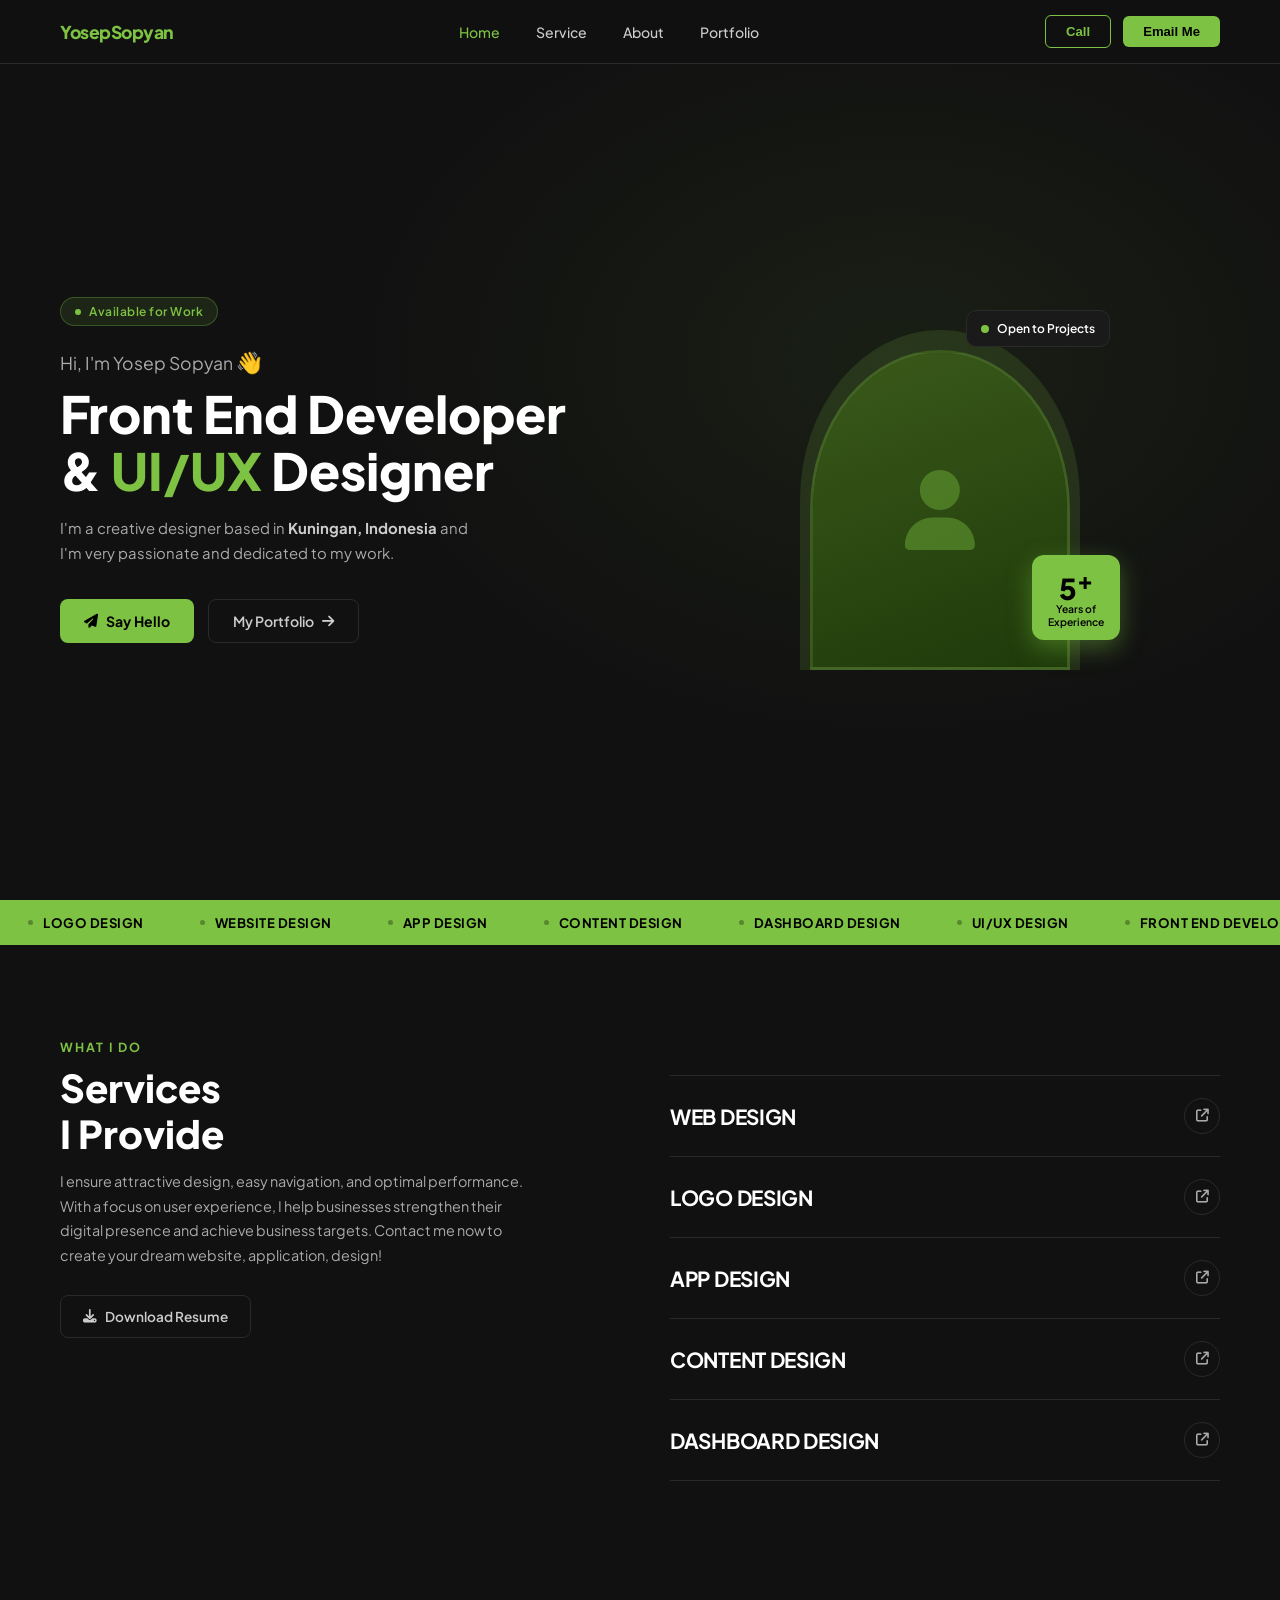
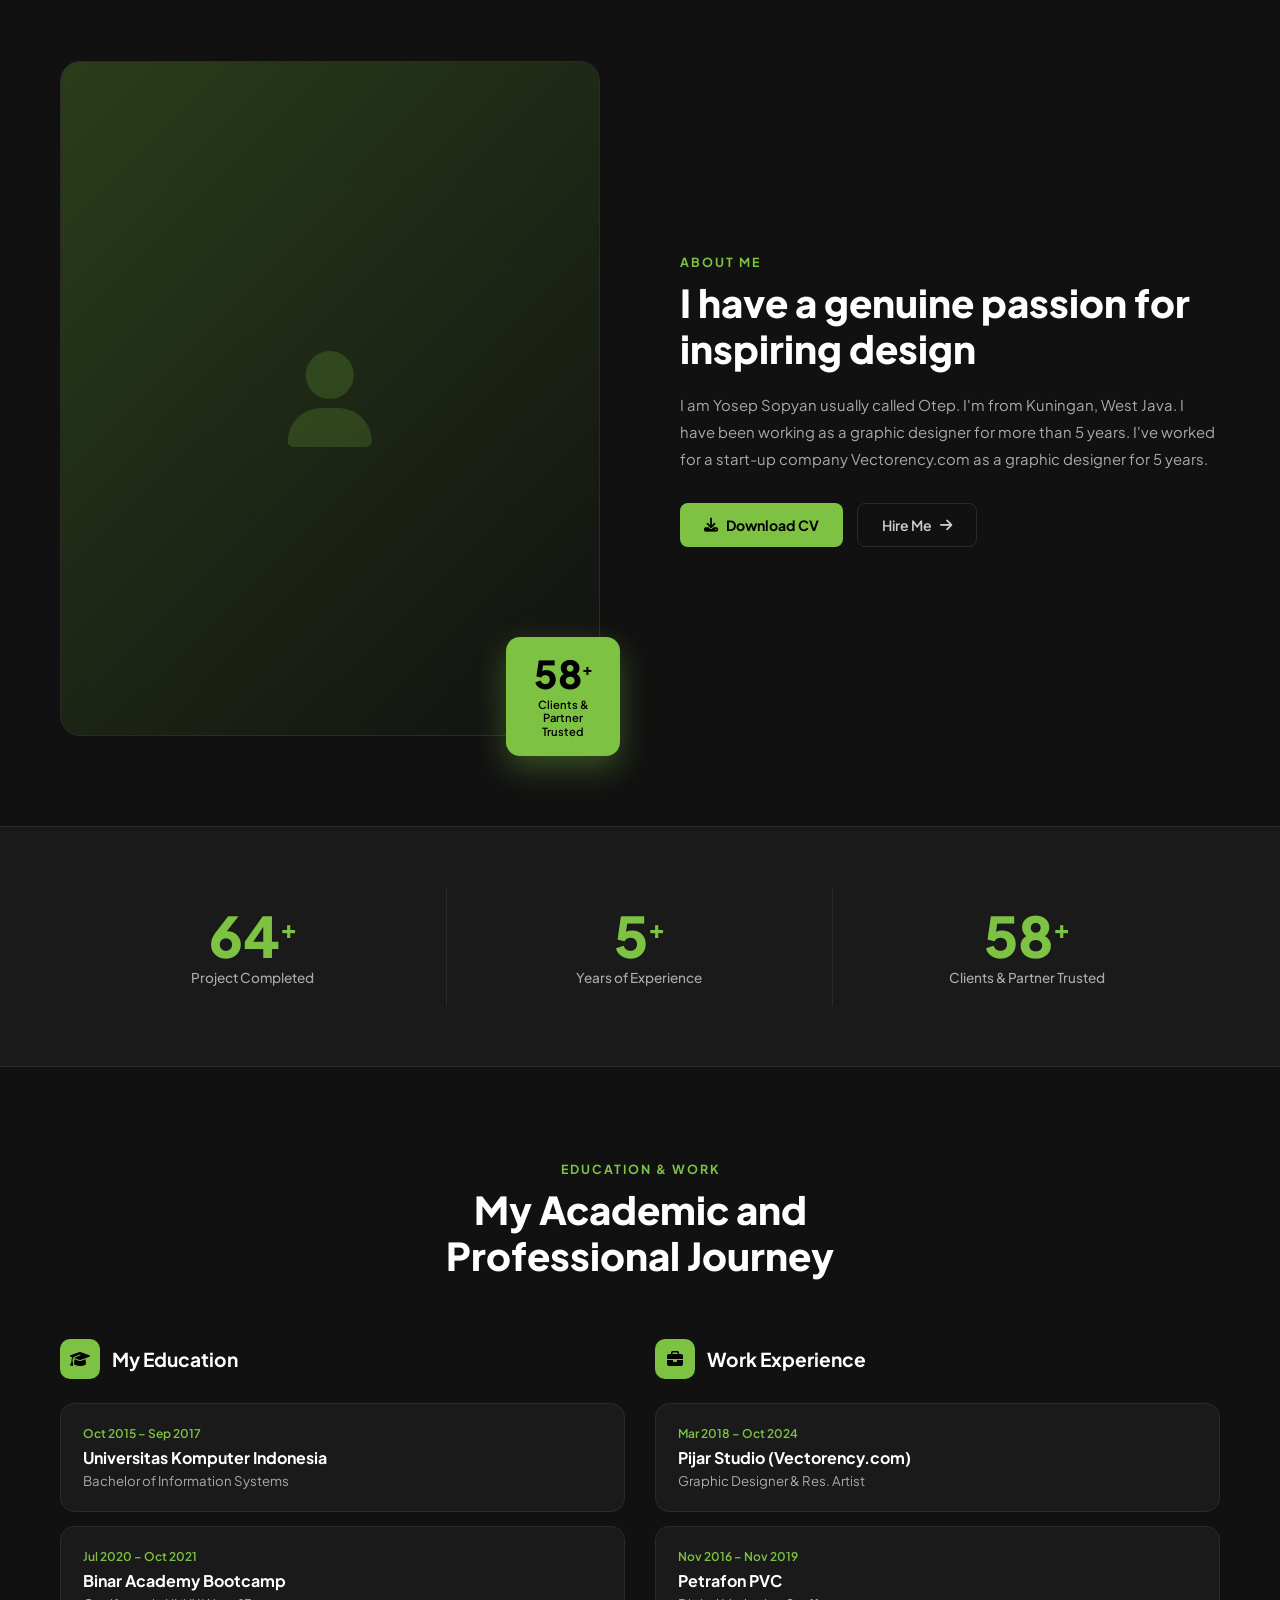
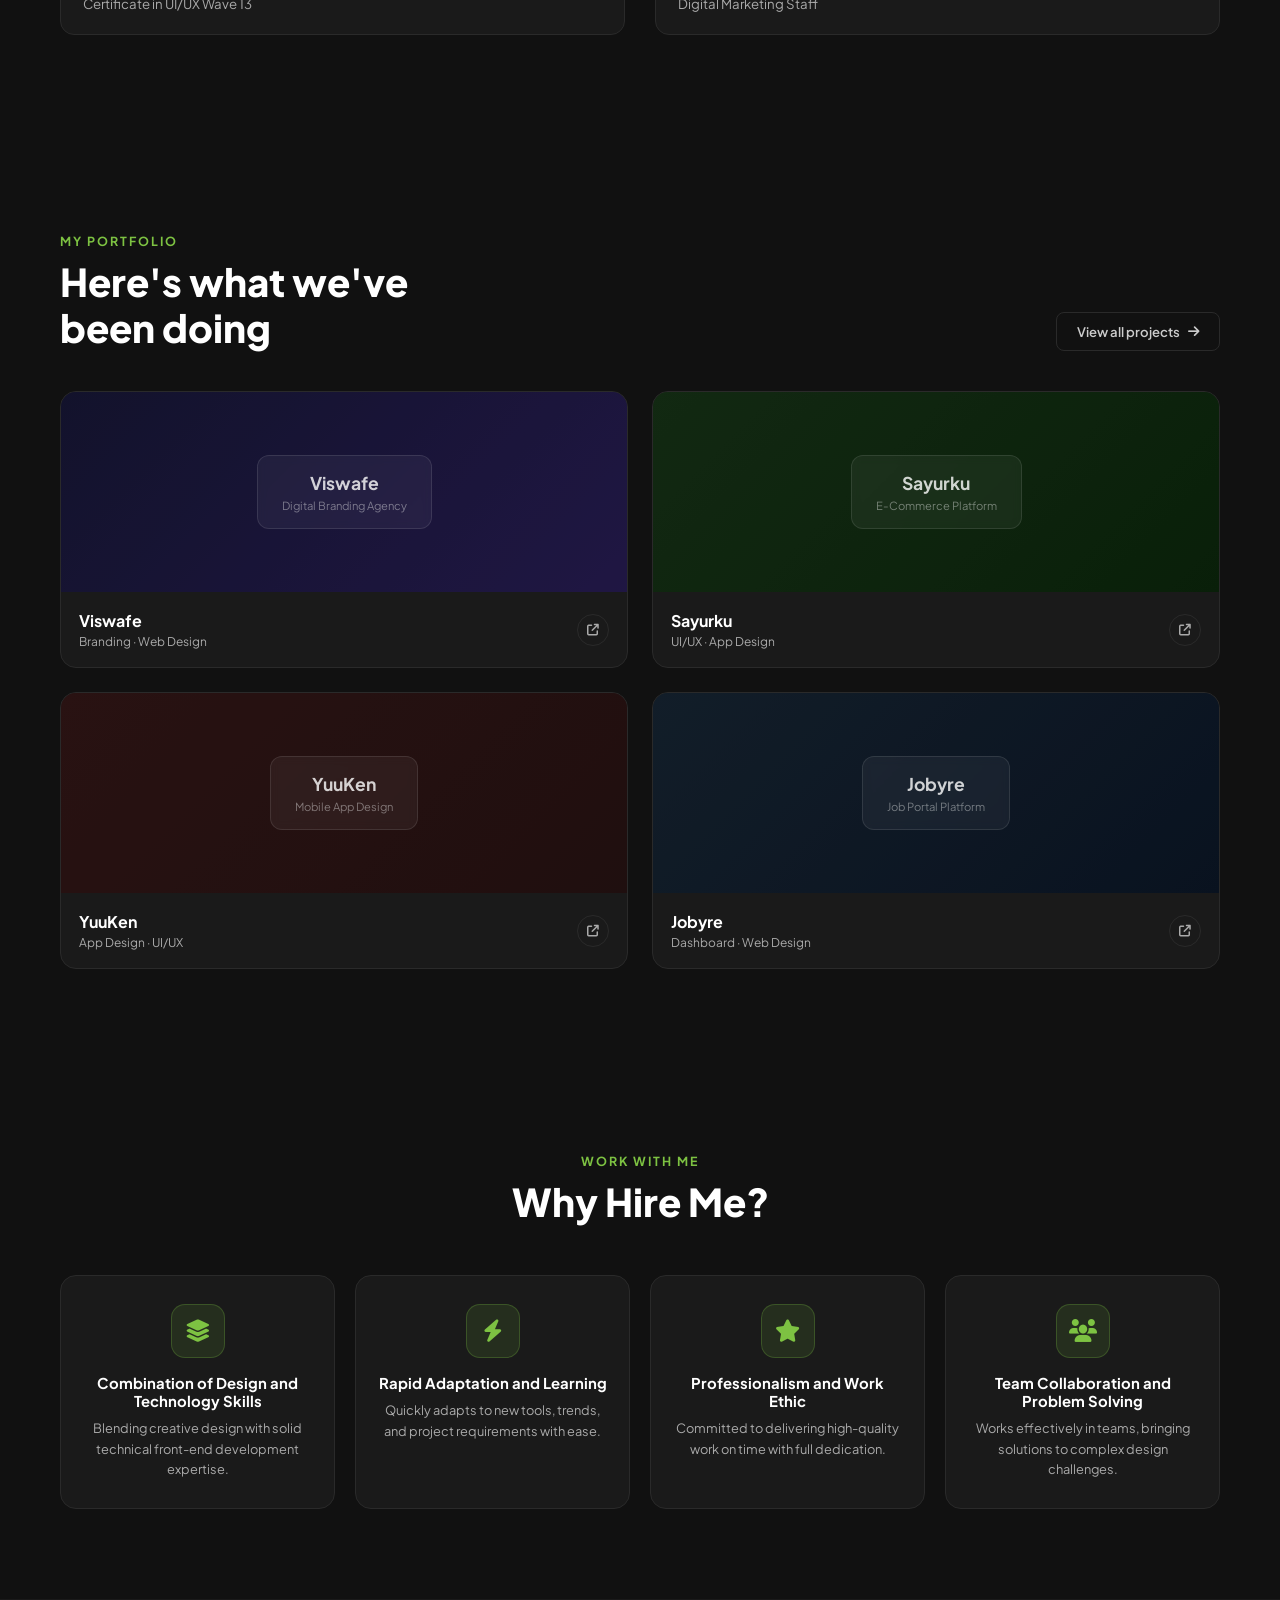
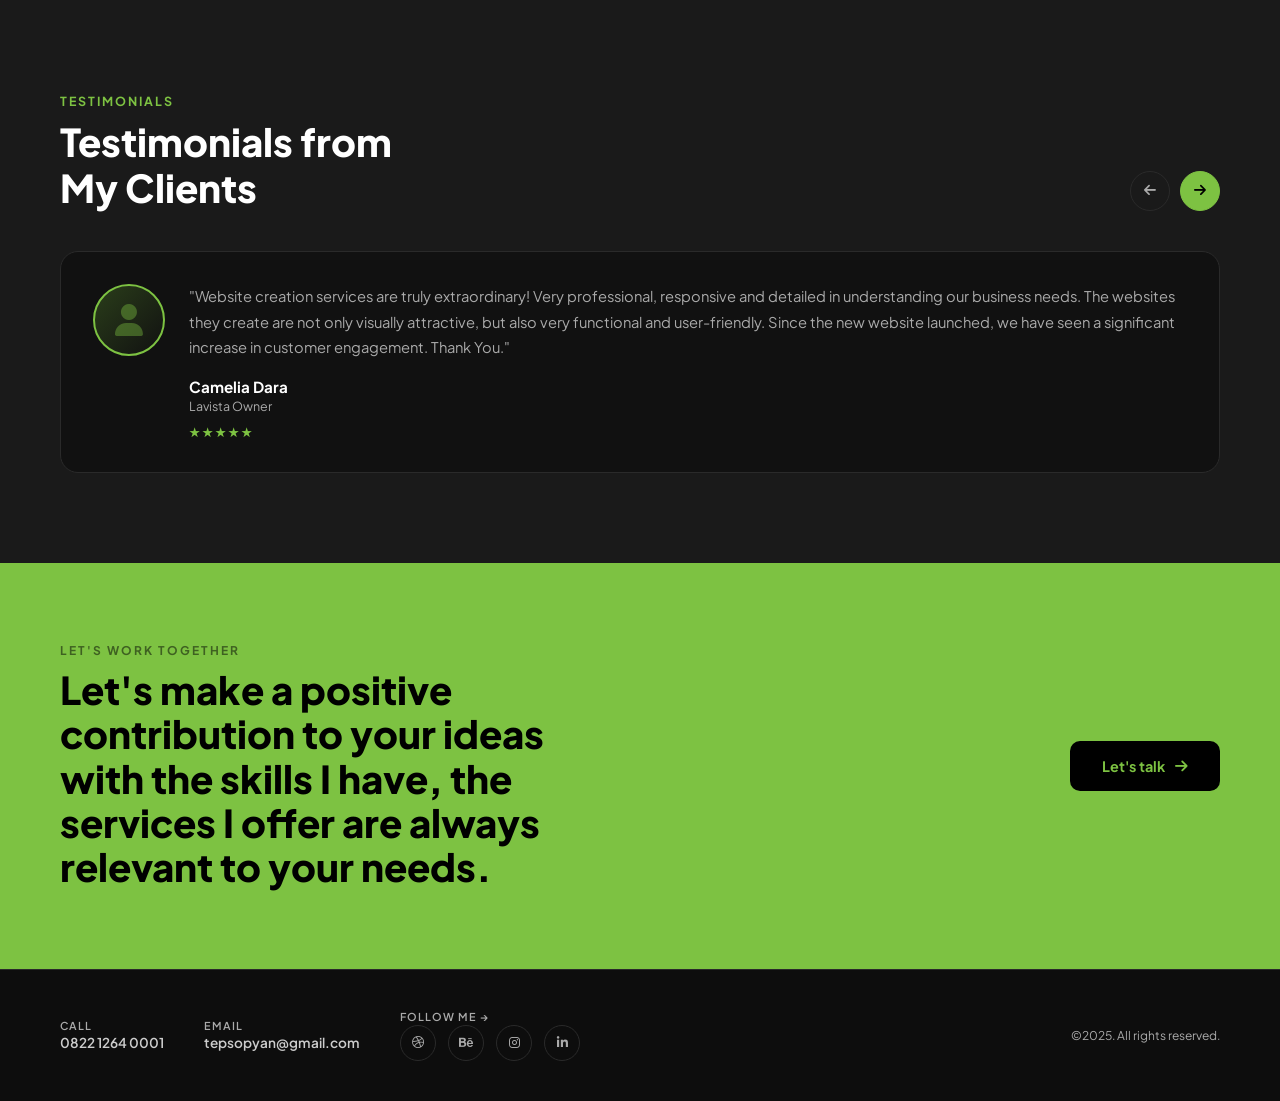
<file: index.html>
<!DOCTYPE html>
<html lang="en">
<head>
<meta charset="UTF-8">
<meta name="viewport" content="width=device-width, initial-scale=1.0">
<title>Yosep Sopyan – Front End Developer & UI/UX Designer</title>
<link href="https://fonts.googleapis.com/css2?family=Plus+Jakarta+Sans:ital,wght@0,300;0,400;0,500;0,600;0,700;0,800;1,400&family=Space+Grotesk:wght@400;500;600;700&display=swap" rel="stylesheet">
<link rel="stylesheet" href="https://cdnjs.cloudflare.com/ajax/libs/font-awesome/6.5.0/css/all.min.css">
<link rel="stylesheet" href="./style/index.css">
</head>
<body>


<!-- ─── NAVBAR ─── -->
<nav>
  <div class="nav-logo">YosepSopyan</div>
  <ul class="nav-links">
    <li><a href="#hero">Home</a></li>
    <li><a href="#services">Service</a></li>
    <li><a href="#about">About</a></li>
    <li><a href="#portfolio">Portfolio</a></li>
  </ul>
  <div class="nav-actions">
    <button class="btn-outline" onclick="document.getElementById('cta-section').scrollIntoView({behavior:'smooth'})">Call</button>
    <button class="btn-solid" onclick="document.getElementById('cta-section').scrollIntoView({behavior:'smooth'})">Email Me</button>
  </div>
</nav>

<!-- ─── HERO ─── -->
<section id="hero">
  <div class="hero-left fade-up">
    <div class="hero-badge">Available for Work</div>
    <p class="hero-greeting">Hi, I'm Yosep Sopyan <span>👋</span></p>
    <h1 class="hero-title">Front End Developer <br> & <span>UI/UX</span> Designer</h1>
    <p class="hero-desc">
      I'm a creative designer based in <b>Kuningan, Indonesia</b> and I'm very passionate and dedicated to my work.
    </p>
    <div class="hero-cta">
      <a href="#cta-section" class="btn-hero-primary"><i class="fas fa-paper-plane"></i> Say Hello</a>
      <a href="#portfolio" class="btn-hero-secondary">My Portfolio <i class="fas fa-arrow-right"></i></a>
    </div>
  </div>
  <div class="hero-right fade-up fade-up-d2">
    <div class="hero-photo-wrap">
      <div class="hero-photo-bg"></div>
      <div class="hero-photo-circle">
        <div class="hero-photo-placeholder">
          <i class="fas fa-user"></i>
        </div>
      </div>
      <div class="hero-badge-exp">
        <div class="num">5<sup>+</sup></div>
        <div class="lbl">Years of<br>Experience</div>
      </div>
      <div class="hero-badge-avail">
        <div class="dot-avail"></div>
        <span>Open to Projects</span>
      </div>
    </div>
  </div>
</section>

<!-- ─── MARQUEE TICKER ─── -->
<div class="ticker-wrap">
  <div class="ticker-track">
    <!-- double for seamless loop -->
    <span class="ticker-item"><span class="ticker-dot"></span> Logo Design</span>
    <span class="ticker-item"><span class="ticker-dot"></span> Website Design</span>
    <span class="ticker-item"><span class="ticker-dot"></span> App Design</span>
    <span class="ticker-item"><span class="ticker-dot"></span> Content Design</span>
    <span class="ticker-item"><span class="ticker-dot"></span> Dashboard Design</span>
    <span class="ticker-item"><span class="ticker-dot"></span> UI/UX Design</span>
    <span class="ticker-item"><span class="ticker-dot"></span> Front End Development</span>
    <span class="ticker-item"><span class="ticker-dot"></span> Logo Design</span>
    <span class="ticker-item"><span class="ticker-dot"></span> Website Design</span>
    <span class="ticker-item"><span class="ticker-dot"></span> App Design</span>
    <span class="ticker-item"><span class="ticker-dot"></span> Content Design</span>
    <span class="ticker-item"><span class="ticker-dot"></span> Dashboard Design</span>
    <span class="ticker-item"><span class="ticker-dot"></span> UI/UX Design</span>
    <span class="ticker-item"><span class="ticker-dot"></span> Front End Development</span>
  </div>
</div>

<!-- ─── SERVICES ─── -->
<section id="services">
  <div class="services-left fade-up">
    <span class="section-label">What I Do</span>
    <h2 class="section-title">Services<br>I Provide</h2>
    <p class="section-desc">I ensure attractive design, easy navigation, and optimal performance. With a focus on user experience, I help businesses strengthen their digital presence and achieve business targets. Contact me now to create your dream website, application, design!</p>
    <div style="margin-top:28px">
      <a href="#" class="btn-hero-secondary" style="display:inline-flex;align-items:center;gap:8px;padding:12px 22px;border-radius:8px;border:1.5px solid var(--border);font-weight:600;font-size:0.85rem;color:var(--text-light);transition:all .2s;" onmouseover="this.style.borderColor='var(--green)';this.style.color='var(--green)'" onmouseout="this.style.borderColor='var(--border)';this.style.color='var(--text-light)'">
        <i class="fas fa-download"></i> Download Resume
      </a>
    </div>
  </div>
  <div class="services-list fade-up fade-up-d2">
    <div class="service-item">
      <span class="service-name">WEB DESIGN</span>
      <div class="service-arrow"><i class="fas fa-arrow-up-right-from-square"></i></div>
    </div>
    <div class="service-item">
      <span class="service-name">LOGO DESIGN</span>
      <div class="service-arrow"><i class="fas fa-arrow-up-right-from-square"></i></div>
    </div>
    <div class="service-item">
      <span class="service-name">APP DESIGN</span>
      <div class="service-arrow"><i class="fas fa-arrow-up-right-from-square"></i></div>
    </div>
    <div class="service-item">
      <span class="service-name">CONTENT DESIGN</span>
      <div class="service-arrow"><i class="fas fa-arrow-up-right-from-square"></i></div>
    </div>
    <div class="service-item">
      <span class="service-name">DASHBOARD DESIGN</span>
      <div class="service-arrow"><i class="fas fa-arrow-up-right-from-square"></i></div>
    </div>
  </div>
</section>

<!-- ─── ABOUT ─── -->
<section id="about">
  <div class="about-img-wrap fade-up">
    <div class="about-img-main">
      <i class="fas fa-user"></i>
    </div>
    <div class="about-img-card">
      <div class="big">58<sup style="font-size:1rem">+</sup></div>
      <div class="sm">Clients &amp; Partner Trusted</div>
    </div>
  </div>
  <div class="about-right fade-up fade-up-d2">
    <span class="section-label">About Me</span>
    <h2 class="section-title">I have a genuine passion for inspiring design</h2>
    <p class="about-text">I am Yosep Sopyan usually called Otep. I'm from Kuningan, West Java. I have been working as a graphic designer for more than 5 years. I've worked for a start-up company Vectorency.com as a graphic designer for 5 years.</p>
    <div class="about-cta">
      <a href="#" class="btn-hero-primary"><i class="fas fa-download"></i> Download CV</a>
      <a href="#cta-section" class="btn-hero-secondary">Hire Me <i class="fas fa-arrow-right"></i></a>
    </div>
  </div>
</section>

<!-- ─── STATS ─── -->
<div id="stats">
  <div class="stat-item fade-up">
    <div class="stat-num">64<sup>+</sup></div>
    <div class="stat-label">Project Completed</div>
  </div>
  <div class="stat-item fade-up fade-up-d2">
    <div class="stat-num">5<sup>+</sup></div>
    <div class="stat-label">Years of Experience</div>
  </div>
  <div class="stat-item fade-up fade-up-d3">
    <div class="stat-num">58<sup>+</sup></div>
    <div class="stat-label">Clients & Partner Trusted</div>
  </div>
</div>

<!-- ─── EDUCATION & WORK ─── -->
<section id="journey">
  <div class="journey-header fade-up">
    <span class="section-label">Education &amp; Work</span>
    <h2 class="section-title">My Academic and<br>Professional Journey</h2>
  </div>
  <div class="journey-grid">
    <div class="journey-col fade-up fade-up-d1">
      <div class="journey-col-title">
        <div class="journey-col-icon"><i class="fas fa-graduation-cap"></i></div>
        <h3>My Education</h3>
      </div>
      <div class="journey-card">
        <div class="journey-date">Oct 2015 – Sep 2017</div>
        <div class="journey-place">Universitas Komputer Indonesia</div>
        <div class="journey-role">Bachelor of Information Systems</div>
      </div>
      <div class="journey-card">
        <div class="journey-date">Jul 2020 – Oct 2021</div>
        <div class="journey-place">Binar Academy Bootcamp</div>
        <div class="journey-role">Certificate in UI/UX Wave 13</div>
      </div>
    </div>
    <div class="journey-col fade-up fade-up-d2">
      <div class="journey-col-title">
        <div class="journey-col-icon"><i class="fas fa-briefcase"></i></div>
        <h3>Work Experience</h3>
      </div>
      <div class="journey-card">
        <div class="journey-date">Mar 2018 – Oct 2024</div>
        <div class="journey-place">Pijar Studio (Vectorency.com)</div>
        <div class="journey-role">Graphic Designer &amp; Res. Artist</div>
      </div>
      <div class="journey-card">
        <div class="journey-date">Nov 2016 – Nov 2019</div>
        <div class="journey-place">Petrafon PVC</div>
        <div class="journey-role">Digital Marketing Staff</div>
      </div>
    </div>
  </div>
</section>

<!-- ─── PORTFOLIO ─── -->
<section id="portfolio">
  <div class="portfolio-header fade-up">
    <div>
      <span class="section-label">My Portfolio</span>
      <h2 class="section-title">Here's what we've<br>been doing</h2>
    </div>
    <a href="#" class="btn-view-all">View all projects <i class="fas fa-arrow-right"></i></a>
  </div>
  <div class="portfolio-grid">
    <div class="portfolio-card fade-up fade-up-d1">
      <div class="portfolio-thumb p1">
        <div class="portfolio-thumb-label">
          <div class="portfolio-thumb-inner">
            <div class="ptitle">Viswafe</div>
            <div class="psub">Digital Branding Agency</div>
          </div>
        </div>
      </div>
      <div class="portfolio-info">
        <div class="portfolio-info-left">
          <div class="portfolio-name">Viswafe</div>
          <div class="portfolio-cat">Branding · Web Design</div>
        </div>
        <div class="portfolio-arrow"><i class="fas fa-arrow-up-right-from-square"></i></div>
      </div>
    </div>
    <div class="portfolio-card fade-up fade-up-d2">
      <div class="portfolio-thumb p2">
        <div class="portfolio-thumb-label">
          <div class="portfolio-thumb-inner">
            <div class="ptitle">Sayurku</div>
            <div class="psub">E-Commerce Platform</div>
          </div>
        </div>
      </div>
      <div class="portfolio-info">
        <div class="portfolio-info-left">
          <div class="portfolio-name">Sayurku</div>
          <div class="portfolio-cat">UI/UX · App Design</div>
        </div>
        <div class="portfolio-arrow"><i class="fas fa-arrow-up-right-from-square"></i></div>
      </div>
    </div>
    <div class="portfolio-card fade-up fade-up-d3">
      <div class="portfolio-thumb p3">
        <div class="portfolio-thumb-label">
          <div class="portfolio-thumb-inner">
            <div class="ptitle">YuuKen</div>
            <div class="psub">Mobile App Design</div>
          </div>
        </div>
      </div>
      <div class="portfolio-info">
        <div class="portfolio-info-left">
          <div class="portfolio-name">YuuKen</div>
          <div class="portfolio-cat">App Design · UI/UX</div>
        </div>
        <div class="portfolio-arrow"><i class="fas fa-arrow-up-right-from-square"></i></div>
      </div>
    </div>
    <div class="portfolio-card fade-up fade-up-d4">
      <div class="portfolio-thumb p4">
        <div class="portfolio-thumb-label">
          <div class="portfolio-thumb-inner">
            <div class="ptitle">Jobyre</div>
            <div class="psub">Job Portal Platform</div>
          </div>
        </div>
      </div>
      <div class="portfolio-info">
        <div class="portfolio-info-left">
          <div class="portfolio-name">Jobyre</div>
          <div class="portfolio-cat">Dashboard · Web Design</div>
        </div>
        <div class="portfolio-arrow"><i class="fas fa-arrow-up-right-from-square"></i></div>
      </div>
    </div>
  </div>
</section>

<!-- ─── WHY HIRE ME ─── -->
<section id="why">
  <div class="why-header fade-up">
    <span class="section-label">Work With Me</span>
    <h2 class="section-title">Why Hire Me?</h2>
  </div>
  <div class="why-grid">
    <div class="why-card fade-up fade-up-d1">
      <div class="why-icon"><i class="fas fa-layer-group"></i></div>
      <div class="why-title">Combination of Design and Technology Skills</div>
      <div class="why-desc">Blending creative design with solid technical front-end development expertise.</div>
    </div>
    <div class="why-card fade-up fade-up-d2">
      <div class="why-icon"><i class="fas fa-bolt"></i></div>
      <div class="why-title">Rapid Adaptation and Learning</div>
      <div class="why-desc">Quickly adapts to new tools, trends, and project requirements with ease.</div>
    </div>
    <div class="why-card fade-up fade-up-d3">
      <div class="why-icon"><i class="fas fa-star"></i></div>
      <div class="why-title">Professionalism and Work Ethic</div>
      <div class="why-desc">Committed to delivering high-quality work on time with full dedication.</div>
    </div>
    <div class="why-card fade-up fade-up-d4">
      <div class="why-icon"><i class="fas fa-users"></i></div>
      <div class="why-title">Team Collaboration and Problem Solving</div>
      <div class="why-desc">Works effectively in teams, bringing solutions to complex design challenges.</div>
    </div>
  </div>
</section>

<!-- ─── TESTIMONIALS ─── -->
<section id="testimonials">
  <div class="testi-header fade-up">
    <div>
      <span class="section-label">Testimonials</span>
      <h2 class="section-title">Testimonials from<br>My Clients</h2>
    </div>
    <div class="testi-nav">
      <button class="testi-btn" onclick="prevTesti()"><i class="fas fa-arrow-left"></i></button>
      <button class="testi-btn active" onclick="nextTesti()"><i class="fas fa-arrow-right"></i></button>
    </div>
  </div>
  <div id="testi-container" class="testi-card fade-up fade-up-d2">
    <div class="testi-avatar"><i class="fas fa-user"></i></div>
    <div>
      <p class="testi-quote" id="testi-quote">"Website creation services are truly extraordinary! Very professional, responsive and detailed in understanding our business needs. The websites they create are not only visually attractive, but also very functional and user-friendly. Since the new website launched, we have seen a significant increase in customer engagement. Thank You."</p>
      <div class="testi-name" id="testi-name">Camelia Dara</div>
      <div class="testi-role" id="testi-role">Lavista Owner</div>
      <div class="testi-stars">★★★★★</div>
    </div>
  </div>
</section>

<!-- ─── CTA SECTION ─── -->
<div id="cta-section" class="fade-up">
  <div class="cta-left">
    <div class="cta-label">Let's Work Together</div>
    <h2 class="cta-title">Let's make a positive contribution to your ideas with the skills I have, the services I offer are always relevant to your needs.</h2>
  </div>
  <a href="mailto:tepsopyan@gmail.com" class="btn-cta">Let's talk <i class="fas fa-arrow-right"></i></a>
</div>

<!-- ─── FOOTER ─── -->
<footer>
  <div class="footer-contacts">
    <div class="footer-contact-item">
      <span class="footer-contact-label">Call</span>
      <span class="footer-contact-val">0822 1264 0001</span>
    </div>
    <div class="footer-contact-item">
      <span class="footer-contact-label">Email</span>
      <span class="footer-contact-val">tepsopyan@gmail.com</span>
    </div>
    <div class="footer-contact-item">
      <span class="footer-contact-label">Follow me →</span>
      <div class="footer-social">
        <div class="social-btn"><i class="fab fa-dribbble"></i></div>
        <div class="social-btn"><i class="fab fa-behance"></i></div>
        <div class="social-btn"><i class="fab fa-instagram"></i></div>
        <div class="social-btn"><i class="fab fa-linkedin-in"></i></div>
      </div>
    </div>
  </div>
  <div class="footer-copy">©2025. All rights reserved.</div>
</footer>

<script>
  // ─── Scroll animations
  const obs = new IntersectionObserver((entries) => {
    entries.forEach(e => { if (e.isIntersecting) { e.target.classList.add('visible'); } });
  }, { threshold: 0.1 });
  document.querySelectorAll('.fade-up').forEach(el => obs.observe(el));

  // ─── Testimonials
  const testis = [
    {
      quote: '"Website creation services are truly extraordinary! Very professional, responsive and detailed in understanding our business needs. The websites they create are not only visually attractive, but also very functional and user-friendly. Since the new website launched, we have seen a significant increase in customer engagement. Thank You."',
      name: 'Camelia Dara',
      role: 'Lavista Owner'
    },
    {
      quote: '"Working with Yosep was an incredible experience. He understood our brand vision immediately and translated it into a beautiful, functional design that exceeded all expectations. Highly recommended!"',
      name: 'Budi Santoso',
      role: 'Startup Founder'
    },
    {
      quote: '"Yosep delivered our app design in record time without compromising quality. His attention to detail and understanding of user experience is outstanding. Will definitely work with him again!"',
      name: 'Rini Anggraini',
      role: 'Product Manager'
    }
  ];
  let cur = 0;
  function updateTesti() {
    const t = testis[cur];
    const c = document.getElementById('testi-container');
    c.style.opacity = '0'; c.style.transform = 'translateY(10px)';
    setTimeout(() => {
      document.getElementById('testi-quote').textContent = t.quote;
      document.getElementById('testi-name').textContent = t.name;
      document.getElementById('testi-role').textContent = t.role;
      c.style.opacity = '1'; c.style.transform = 'translateY(0)';
      c.style.transition = 'all .4s ease';
    }, 200);
  }
  function nextTesti() { cur = (cur + 1) % testis.length; updateTesti(); }
  function prevTesti() { cur = (cur - 1 + testis.length) % testis.length; updateTesti(); }

  // ─── Navbar active link on scroll
  const sections = document.querySelectorAll('section[id], div[id]');
  const navLinks = document.querySelectorAll('.nav-links a');
  window.addEventListener('scroll', () => {
    let scrollY = window.pageYOffset;
    sections.forEach(sec => {
      const top = sec.offsetTop - 80, h = sec.offsetHeight;
      if (scrollY >= top && scrollY < top + h) {
        navLinks.forEach(a => a.style.color = '');
        const lnk = document.querySelector(`.nav-links a[href="#${sec.id}"]`);
        if (lnk) lnk.style.color = 'var(--green)';
      }
    });
  });
</script>
</body>
</html>
</file>
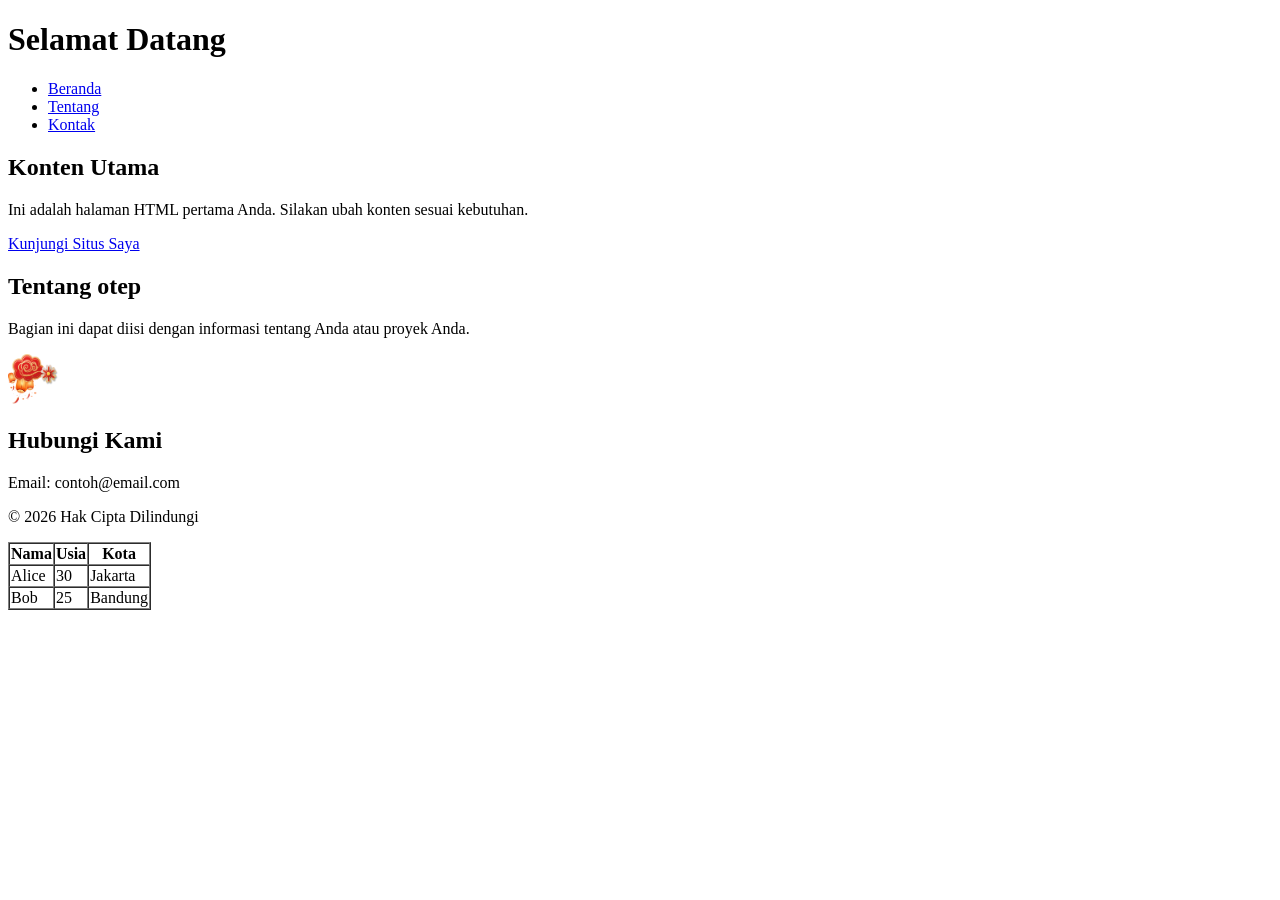
<file: about.html>
<!DOCTYPE html>
<html lang="id">
<head>
    <meta charset="UTF-8">
    <meta name="viewport" content="width=device-width, initial-scale=1.0">
    <meta name="description" content="Deskripsi halaman HTML">
    <title>Halaman Pertama Saya</title>
    <style>
        /* CSS styles akan ditulis di sini */
    </style>
</head>
<body>
    <header>
        <h1>Selamat Datang</h1>
        <nav>
            <ul>
                <li><a href="index.html">Beranda</a></li>
                <li><a href="#about">Tentang</a></li>
                <li><a href="#contact">Kontak</a></li>
            </ul>
        </nav>
    </header>

    <main>
        <section id="home">
            <h2>Konten Utama</h2>
            <p>Ini adalah halaman HTML pertama Anda. Silakan ubah konten sesuai kebutuhan.</p>
            <a href="https://www.tepbadrol.com" target="_blank">Kunjungi Situs Saya</a>
        </section>

        <section id="about">
            <h2>Tentang otep</h2>
            <p>Bagian ini dapat diisi dengan informasi tentang Anda atau proyek Anda.</p>
            <img src="asset/Happy.png" style="width:50px; height:50px;" alt="Gambar Happy">
        </section>

        <table border="1" cellspacing="0">
            <tr style="padding-right: 100px; padding-left: 5px;">
                <th >Nama</th>
                <th>Usia</th>
                <th>Kota</th>
            </tr>
            <tr>
                <td>Alice</td>
                <td>30</td>
                <td>Jakarta</td>
            </tr>
            <tr>
                <td>Bob</td>
                <td>25</td>
                <td>Bandung</td>
            </tr>

        <section id="contact">
            <h2>Hubungi Kami</h2>
            <p>Email: contoh@email.com</p>
        </section>
    </main>

    <footer>
        <p>&copy; 2026 Hak Cipta Dilindungi</p>
    </footer>

    <script>
        // JavaScript code akan ditulis di sini
    </script>
</body>
</html>
</file>
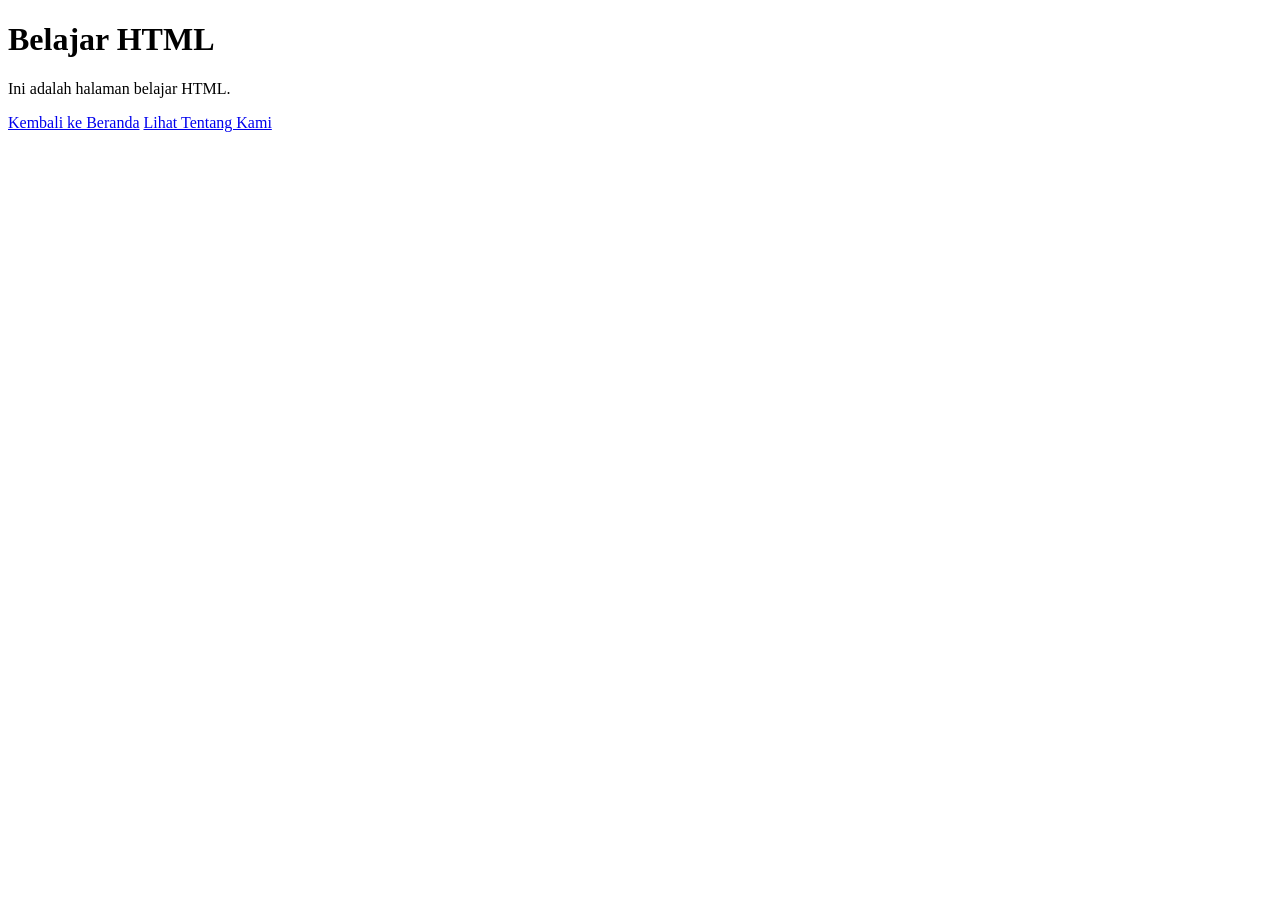
<file: belajar.html>
<!DOCTYPE html>
<html lang="en">
<head>
    <meta charset="UTF-8">
    <meta name="viewport" content="width=device-width, initial-scale=1.0">
    <title>Belajar</title>
</head>
<body>
    <h1>Belajar HTML</h1>
    <p>Ini adalah halaman belajar HTML.</p>
    <a href="index.html">Kembali ke Beranda</a>
    <a href="about.html">Lihat Tentang Kami</a>
</body>
</html>
</file>
<file: style/index.css>
*, *::before, *::after { box-sizing: border-box; margin: 0; padding: 0; }

  :root {
    --green: #7DC242;
    --green-dark: #5a9e2c;
    --green-light: #a8d97f;
    --bg-dark: #111111;
    --bg-card: #1a1a1a;
    --bg-card2: #202020;
    --text-white: #ffffff;
    --text-gray: #aaaaaa;
    --text-light: #cccccc;
    --border: #2a2a2a;
  }

  html { scroll-behavior: smooth; }

  body {
    font-family: 'Plus Jakarta Sans', sans-serif;
    background: var(--bg-dark);
    color: var(--text-white);
    overflow-x: hidden;
  }

  a { text-decoration: none; color: inherit; }
  img { max-width: 100%; display: block; }

  /* ─── NAVBAR ─── */
  nav {
    position: fixed; top: 0; left: 0; right: 0; z-index: 1000;
    display: flex; align-items: center; justify-content: space-between;
    padding: 0 60px; height: 64px;
    background: rgba(17,17,17,0.92);
    backdrop-filter: blur(12px);
    border-bottom: 1px solid var(--border);
  }
  .nav-logo { font-weight: 800; font-size: 1.1rem; color: var(--green); letter-spacing: -0.5px; }
  .nav-links { display: flex; gap: 36px; list-style: none; }
  .nav-links a { font-size: 0.88rem; font-weight: 500; color: var(--text-light); transition: color .2s; }
  .nav-links a:hover { color: var(--green); }
  .nav-actions { display: flex; gap: 12px; align-items: center; }
  .btn-outline {
    border: 1.5px solid var(--green); color: var(--green);
    padding: 8px 20px; border-radius: 6px; font-size: 0.82rem; font-weight: 600;
    cursor: pointer; transition: all .2s;
    background: transparent;
  }
  .btn-outline:hover { background: var(--green); color: #000; }
  .btn-solid {
    background: var(--green); color: #000;
    padding: 8px 20px; border-radius: 6px; font-size: 0.82rem; font-weight: 700;
    cursor: pointer; border: none; transition: all .2s;
  }
  .btn-solid:hover { background: var(--green-dark); color: #fff; }

  /* ─── HERO ─── */
  #hero {
    min-height: 100vh;
    padding: 100px 60px 60px;
    display: grid;
    grid-template-columns: 1fr 1fr;
    align-items: center;
    gap: 40px;
    position: relative;
    overflow: hidden;
  }
  #hero::before {
    content: '';
    position: absolute; inset: 0;
    background: radial-gradient(ellipse 60% 60% at 70% 40%, rgba(125,194,66,0.08) 0%, transparent 70%);
    pointer-events: none;
  }
  .hero-left { z-index: 1; }
  .hero-badge {
    display: inline-flex; align-items: center; gap: 8px;
    background: rgba(125,194,66,0.12); border: 1px solid rgba(125,194,66,0.3);
    color: var(--green); padding: 6px 14px; border-radius: 100px;
    font-size: 0.75rem; font-weight: 600; letter-spacing: 0.5px;
    margin-bottom: 22px;
  }
  .hero-badge::before { content: ''; width: 6px; height: 6px; border-radius: 50%; background: var(--green); animation: pulse 2s infinite; }
  @keyframes pulse { 0%,100%{opacity:1;transform:scale(1)} 50%{opacity:.5;transform:scale(1.4)} }
  .hero-greeting { font-size: 1.1rem; color: var(--text-gray); margin-bottom: 10px; }
  .hero-greeting span { font-size: 1.3rem; }
  .hero-title { font-size: clamp(2.4rem, 4vw, 3.4rem); font-weight: 800; line-height: 1.1; margin-bottom: 18px; }
  .hero-title span { color: var(--green); }
  .hero-desc { font-size: 0.93rem; color: var(--text-gray); line-height: 1.7; max-width: 420px; margin-bottom: 32px; }
  .hero-desc b { color: var(--text-light); }
  .hero-cta { display: flex; gap: 14px; flex-wrap: wrap; }
  .btn-hero-primary {
    display: inline-flex; align-items: center; gap: 8px;
    background: var(--green); color: #000; font-weight: 700; font-size: 0.88rem;
    padding: 12px 24px; border-radius: 8px; transition: all .2s;
  }
  .btn-hero-primary:hover { background: var(--green-dark); color: #fff; transform: translateY(-2px); }
  .btn-hero-secondary {
    display: inline-flex; align-items: center; gap: 8px;
    border: 1.5px solid var(--border); color: var(--text-light); font-weight: 600; font-size: 0.88rem;
    padding: 12px 24px; border-radius: 8px; transition: all .2s;
  }
  .btn-hero-secondary:hover { border-color: var(--green); color: var(--green); transform: translateY(-2px); }

  .hero-right { position: relative; z-index: 1; display: flex; justify-content: center; }
  .hero-photo-wrap {
    position: relative; width: 340px; height: 400px;
    display: flex; align-items: flex-end; justify-content: center;
  }
  .hero-photo-bg {
    position: absolute; bottom: 0; left: 50%; transform: translateX(-50%);
    width: 280px; height: 340px;
    background: var(--green);
    border-radius: 50% 50% 0 0;
    opacity: 0.15;
  }
  .hero-photo-circle {
    position: absolute; bottom: 0; left: 50%; transform: translateX(-50%);
    width: 260px; height: 320px;
    background: linear-gradient(160deg, #2a3d1a 0%, #1a2a0a 100%);
    border-radius: 50% 50% 0 0;
    overflow: hidden;
    border: 3px solid rgba(125,194,66,0.3);
  }
  .hero-photo-placeholder {
    width: 100%; height: 100%;
    background: linear-gradient(160deg, #3a5a1a 0%, #1e3a0a 100%);
    display: flex; align-items: center; justify-content: center;
    font-size: 5rem; color: rgba(125,194,66,0.4);
  }
  .hero-badge-exp {
    position: absolute; bottom: 30px; right: -10px;
    background: var(--green); color: #000; border-radius: 12px;
    padding: 12px 16px; text-align: center;
    box-shadow: 0 8px 24px rgba(125,194,66,0.4);
  }
  .hero-badge-exp .num { font-size: 1.8rem; font-weight: 800; line-height: 1; }
  .hero-badge-exp .lbl { font-size: 0.65rem; font-weight: 600; }
  .hero-badge-avail {
    position: absolute; top: 40px; right: 0;
    background: var(--bg-card); border: 1px solid var(--border);
    border-radius: 10px; padding: 10px 14px;
    display: flex; align-items: center; gap: 8px;
    font-size: 0.75rem; font-weight: 600;
  }
  .dot-avail { width: 8px; height: 8px; border-radius: 50%; background: var(--green); animation: pulse 2s infinite; }

  /* ─── MARQUEE TICKER ─── */
  .ticker-wrap {
    overflow: hidden; background: var(--green);
    padding: 14px 0;
    position: relative;
  }
  .ticker-track {
    display: flex; gap: 0;
    animation: ticker 22s linear infinite;
    white-space: nowrap;
  }
  @keyframes ticker { from{transform:translateX(0)} to{transform:translateX(-50%)} }
  .ticker-item {
    display: inline-flex; align-items: center; gap: 10px;
    color: #000; font-weight: 700; font-size: 0.82rem; letter-spacing: 0.5px;
    padding: 0 28px; text-transform: uppercase;
  }
  .ticker-dot { width: 5px; height: 5px; border-radius: 50%; background: rgba(0,0,0,0.3); }

  /* ─── SECTION BASE ─── */
  section { padding: 90px 60px; }
  .section-label {
    display: inline-block;
    color: var(--green); font-size: 0.78rem; font-weight: 700;
    letter-spacing: 2px; text-transform: uppercase;
    margin-bottom: 10px;
  }
  .section-title { font-size: clamp(1.8rem, 3vw, 2.5rem); font-weight: 800; line-height: 1.2; }
  .section-desc { color: var(--text-gray); font-size: 0.9rem; line-height: 1.7; max-width: 480px; margin-top: 12px; }

  /* ─── SERVICES ─── */
  #services {
    display: grid;
    grid-template-columns: 1fr 1fr;
    gap: 60px;
    align-items: start;
  }
  .services-left {}
  .services-list { margin-top: 40px; display: flex; flex-direction: column; gap: 0; }
  .service-item {
    display: flex; align-items: center; justify-content: space-between;
    padding: 22px 0; border-bottom: 1px solid var(--border);
    cursor: pointer; transition: all .2s;
    group: true;
  }
  .service-item:first-child { border-top: 1px solid var(--border); }
  .service-item:hover .service-name { color: var(--green); }
  .service-name { font-size: 1.3rem; font-weight: 700; letter-spacing: -0.3px; transition: color .2s; }
  .service-arrow {
    width: 36px; height: 36px; border-radius: 50%;
    border: 1.5px solid var(--border);
    display: flex; align-items: center; justify-content: center;
    color: var(--text-gray); font-size: 0.8rem;
    transition: all .2s;
  }
  .service-item:hover .service-arrow { background: var(--green); border-color: var(--green); color: #000; transform: rotate(-45deg); }

  /* ─── ABOUT ─── */
  #about {
    display: grid;
    grid-template-columns: 1fr 1fr;
    gap: 80px;
    align-items: center;
  }
  .about-img-wrap { position: relative; }
  .about-img-main {
    width: 100%; aspect-ratio: 4/5;
    background: linear-gradient(135deg, #2a3d1a 0%, #111 100%);
    border-radius: 20px;
    overflow: hidden;
    border: 1px solid var(--border);
    display: flex; align-items: center; justify-content: center;
    font-size: 6rem; color: rgba(125,194,66,0.2);
  }
  .about-img-card {
    position: absolute; bottom: -20px; right: -20px;
    background: var(--green); color: #000;
    border-radius: 14px; padding: 18px 22px;
    box-shadow: 0 12px 32px rgba(125,194,66,0.35);
    text-align: center;
  }
  .about-img-card .big { font-size: 2.4rem; font-weight: 800; line-height: 1; }
  .about-img-card .sm { font-size: 0.7rem; font-weight: 600; max-width: 70px; line-height: 1.2; margin-top: 4px; }
  .about-right {}
  .about-text { color: var(--text-gray); font-size: 0.93rem; line-height: 1.8; margin-top: 20px; }
  .about-cta { display: flex; gap: 14px; margin-top: 30px; flex-wrap: wrap; }

  /* ─── STATS ─── */
  #stats {
    background: var(--bg-card);
    border-top: 1px solid var(--border);
    border-bottom: 1px solid var(--border);
    padding: 60px;
    display: grid;
    grid-template-columns: repeat(3, 1fr);
    gap: 0;
  }
  .stat-item {
    text-align: center;
    padding: 20px;
    border-right: 1px solid var(--border);
  }
  .stat-item:last-child { border-right: none; }
  .stat-num { font-size: 3.5rem; font-weight: 800; color: var(--green); line-height: 1; }
  .stat-num sup { font-size: 1.6rem; }
  .stat-label { color: var(--text-gray); font-size: 0.85rem; margin-top: 6px; font-weight: 500; }

  /* ─── EDUCATION & WORK ─── */
  #journey { }
  .journey-header { text-align: center; margin-bottom: 60px; }
  .journey-grid { display: grid; grid-template-columns: 1fr 1fr; gap: 30px; }
  .journey-col { }
  .journey-col-title {
    display: flex; align-items: center; gap: 12px;
    margin-bottom: 24px;
  }
  .journey-col-icon {
    width: 40px; height: 40px; border-radius: 10px;
    background: var(--green); display: flex; align-items: center; justify-content: center;
    font-size: 1rem; color: #000;
  }
  .journey-col-title h3 { font-size: 1.2rem; font-weight: 700; }
  .journey-card {
    background: var(--bg-card); border: 1px solid var(--border);
    border-radius: 14px; padding: 22px; margin-bottom: 14px;
    transition: border-color .2s;
  }
  .journey-card:hover { border-color: rgba(125,194,66,0.4); }
  .journey-date { font-size: 0.75rem; color: var(--green); font-weight: 600; margin-bottom: 6px; }
  .journey-place { font-size: 1rem; font-weight: 700; margin-bottom: 4px; }
  .journey-role { font-size: 0.83rem; color: var(--text-gray); }

  /* ─── PORTFOLIO ─── */
  #portfolio { }
  .portfolio-header {
    display: flex; align-items: flex-end; justify-content: space-between;
    margin-bottom: 40px;
  }
  .portfolio-grid {
    display: grid;
    grid-template-columns: repeat(2, 1fr);
    gap: 24px;
  }
  .portfolio-card {
    background: var(--bg-card); border: 1px solid var(--border);
    border-radius: 16px; overflow: hidden; position: relative;
    cursor: pointer; transition: all .3s;
  }
  .portfolio-card:hover { border-color: rgba(125,194,66,0.5); transform: translateY(-4px); box-shadow: 0 20px 40px rgba(0,0,0,0.4); }
  .portfolio-thumb {
    height: 200px; position: relative;
    display: flex; align-items: center; justify-content: center;
    font-size: 3rem; color: rgba(255,255,255,0.1);
    overflow: hidden;
  }
  .portfolio-thumb.p1 { background: linear-gradient(135deg, #1a1a3e 0%, #2d2060 100%); }
  .portfolio-thumb.p2 { background: linear-gradient(135deg, #1a3a1a 0%, #0d2d0d 100%); }
  .portfolio-thumb.p3 { background: linear-gradient(135deg, #3a1a1a 0%, #2d1515 100%); }
  .portfolio-thumb.p4 { background: linear-gradient(135deg, #1a2a3a 0%, #0d1a2d 100%); }
  .portfolio-thumb-label {
    position: absolute; inset: 0; display: flex; align-items: center; justify-content: center;
    background: rgba(0,0,0,0.3);
  }
  .portfolio-thumb-inner {
    background: rgba(255,255,255,0.05); border: 1px solid rgba(255,255,255,0.1);
    border-radius: 12px; padding: 16px 24px; text-align: center;
    backdrop-filter: blur(4px);
  }
  .portfolio-thumb-inner .ptitle { font-size: 1.1rem; font-weight: 700; color: rgba(255,255,255,0.8); }
  .portfolio-thumb-inner .psub { font-size: 0.7rem; color: rgba(255,255,255,0.4); margin-top: 4px; }
  .portfolio-info { padding: 18px; display: flex; align-items: center; justify-content: space-between; }
  .portfolio-info-left {}
  .portfolio-name { font-size: 1rem; font-weight: 700; }
  .portfolio-cat { font-size: 0.75rem; color: var(--text-gray); margin-top: 3px; }
  .portfolio-arrow {
    width: 32px; height: 32px; border-radius: 50%;
    border: 1.5px solid var(--border);
    display: flex; align-items: center; justify-content: center;
    font-size: 0.75rem; color: var(--text-gray);
    transition: all .2s;
  }
  .portfolio-card:hover .portfolio-arrow { background: var(--green); border-color: var(--green); color: #000; transform: rotate(-45deg); }
  .btn-view-all {
    display: inline-flex; align-items: center; gap: 8px;
    border: 1.5px solid var(--border); color: var(--text-light); font-weight: 600; font-size: 0.82rem;
    padding: 10px 20px; border-radius: 8px; transition: all .2s;
    cursor: pointer;
  }
  .btn-view-all:hover { border-color: var(--green); color: var(--green); }

  /* ─── WHY HIRE ME ─── */
  #why { }
  .why-header { text-align: center; margin-bottom: 50px; }
  .why-grid { display: grid; grid-template-columns: repeat(4, 1fr); gap: 20px; }
  .why-card {
    background: var(--bg-card); border: 1px solid var(--border);
    border-radius: 16px; padding: 28px 22px;
    text-align: center; transition: all .3s;
  }
  .why-card:hover { border-color: rgba(125,194,66,0.4); transform: translateY(-4px); }
  .why-icon {
    width: 54px; height: 54px; border-radius: 14px;
    background: rgba(125,194,66,0.12); border: 1px solid rgba(125,194,66,0.25);
    display: flex; align-items: center; justify-content: center;
    font-size: 1.4rem; color: var(--green);
    margin: 0 auto 16px;
  }
  .why-title { font-size: 0.93rem; font-weight: 700; margin-bottom: 8px; }
  .why-desc { font-size: 0.8rem; color: var(--text-gray); line-height: 1.6; }

  /* ─── TESTIMONIALS ─── */
  #testimonials { background: var(--bg-card); }
  .testi-header { display: flex; align-items: flex-end; justify-content: space-between; margin-bottom: 40px; }
  .testi-nav { display: flex; gap: 10px; }
  .testi-btn {
    width: 40px; height: 40px; border-radius: 50%;
    border: 1.5px solid var(--border);
    display: flex; align-items: center; justify-content: center;
    color: var(--text-gray); cursor: pointer; transition: all .2s;
    background: transparent; font-size: 0.85rem;
  }
  .testi-btn:hover, .testi-btn.active { background: var(--green); border-color: var(--green); color: #000; }
  .testi-card {
    background: var(--bg-dark); border: 1px solid var(--border);
    border-radius: 18px; padding: 32px;
    display: grid; grid-template-columns: auto 1fr; gap: 24px;
    align-items: start;
  }
  .testi-avatar {
    width: 72px; height: 72px; border-radius: 50%;
    background: linear-gradient(135deg, #2a3d1a 0%, #111 100%);
    border: 2px solid var(--green);
    display: flex; align-items: center; justify-content: center;
    font-size: 2rem; color: rgba(125,194,66,0.4);
    overflow: hidden;
  }
  .testi-quote { color: var(--text-gray); font-size: 0.92rem; line-height: 1.75; margin-bottom: 16px; }
  .testi-name { font-weight: 700; font-size: 0.95rem; }
  .testi-role { font-size: 0.78rem; color: var(--text-gray); margin-top: 2px; }
  .testi-stars { color: var(--green); font-size: 0.8rem; margin-top: 10px; letter-spacing: 2px; }

  /* ─── CTA FOOTER ─── */
  #cta-section {
    background: var(--green);
    padding: 80px 60px;
    display: flex; align-items: center; justify-content: space-between;
    gap: 40px; flex-wrap: wrap;
  }
  .cta-left {}
  .cta-label { font-size: 0.75rem; font-weight: 700; letter-spacing: 2px; text-transform: uppercase; color: rgba(0,0,0,0.5); margin-bottom: 10px; }
  .cta-title { font-size: clamp(1.8rem, 3vw, 2.6rem); font-weight: 800; color: #000; line-height: 1.15; max-width: 500px; }
  .cta-desc { color: rgba(0,0,0,0.6); font-size: 0.9rem; margin-top: 12px; max-width: 420px; line-height: 1.6; }
  .btn-cta {
    display: inline-flex; align-items: center; gap: 10px;
    background: #000; color: var(--green); font-weight: 700; font-size: 0.9rem;
    padding: 16px 32px; border-radius: 10px;
    transition: all .2s; cursor: pointer; white-space: nowrap;
  }
  .btn-cta:hover { background: #111; transform: scale(1.03); }

  /* ─── FOOTER ─── */
  footer {
    background: #0d0d0d; border-top: 1px solid var(--border);
    padding: 40px 60px;
    display: flex; align-items: center; justify-content: space-between;
    flex-wrap: wrap; gap: 20px;
  }
  .footer-contacts { display: flex; gap: 40px; align-items: center; flex-wrap: wrap; }
  .footer-contact-item { display: flex; flex-direction: column; gap: 2px; }
  .footer-contact-label { font-size: 0.68rem; color: var(--text-gray); font-weight: 600; letter-spacing: 1px; text-transform: uppercase; }
  .footer-contact-val { font-size: 0.85rem; font-weight: 600; color: var(--text-light); }
  .footer-social { display: flex; gap: 12px; }
  .social-btn {
    width: 36px; height: 36px; border-radius: 50%;
    border: 1.5px solid var(--border);
    display: flex; align-items: center; justify-content: center;
    font-size: 0.78rem; color: var(--text-gray);
    transition: all .2s; cursor: pointer;
  }
  .social-btn:hover { background: var(--green); border-color: var(--green); color: #000; }
  .footer-copy { font-size: 0.75rem; color: var(--text-gray); }

  /* ─── SCROLL ANIMATIONS ─── */
  .fade-up {
    opacity: 0; transform: translateY(30px);
    transition: opacity .6s ease, transform .6s ease;
  }
  .fade-up.visible { opacity: 1; transform: translateY(0); }
  .fade-up-d1 { transition-delay: .1s; }
  .fade-up-d2 { transition-delay: .2s; }
  .fade-up-d3 { transition-delay: .3s; }
  .fade-up-d4 { transition-delay: .4s; }

  /* ─── RESPONSIVE ─── */
  @media (max-width: 900px) {
    nav { padding: 0 24px; }
    .nav-links { display: none; }
    section, #hero, #services, #about, #stats, #cta-section, footer { padding: 60px 24px; }
    #hero, #services, #about { grid-template-columns: 1fr; }
    #stats { grid-template-columns: 1fr; }
    .stat-item { border-right: none; border-bottom: 1px solid var(--border); }
    .journey-grid, .portfolio-grid, .why-grid { grid-template-columns: 1fr; }
    #cta-section { flex-direction: column; }
    footer { flex-direction: column; text-align: center; }
    .footer-contacts { flex-direction: column; gap: 16px; }
  }
</file>
